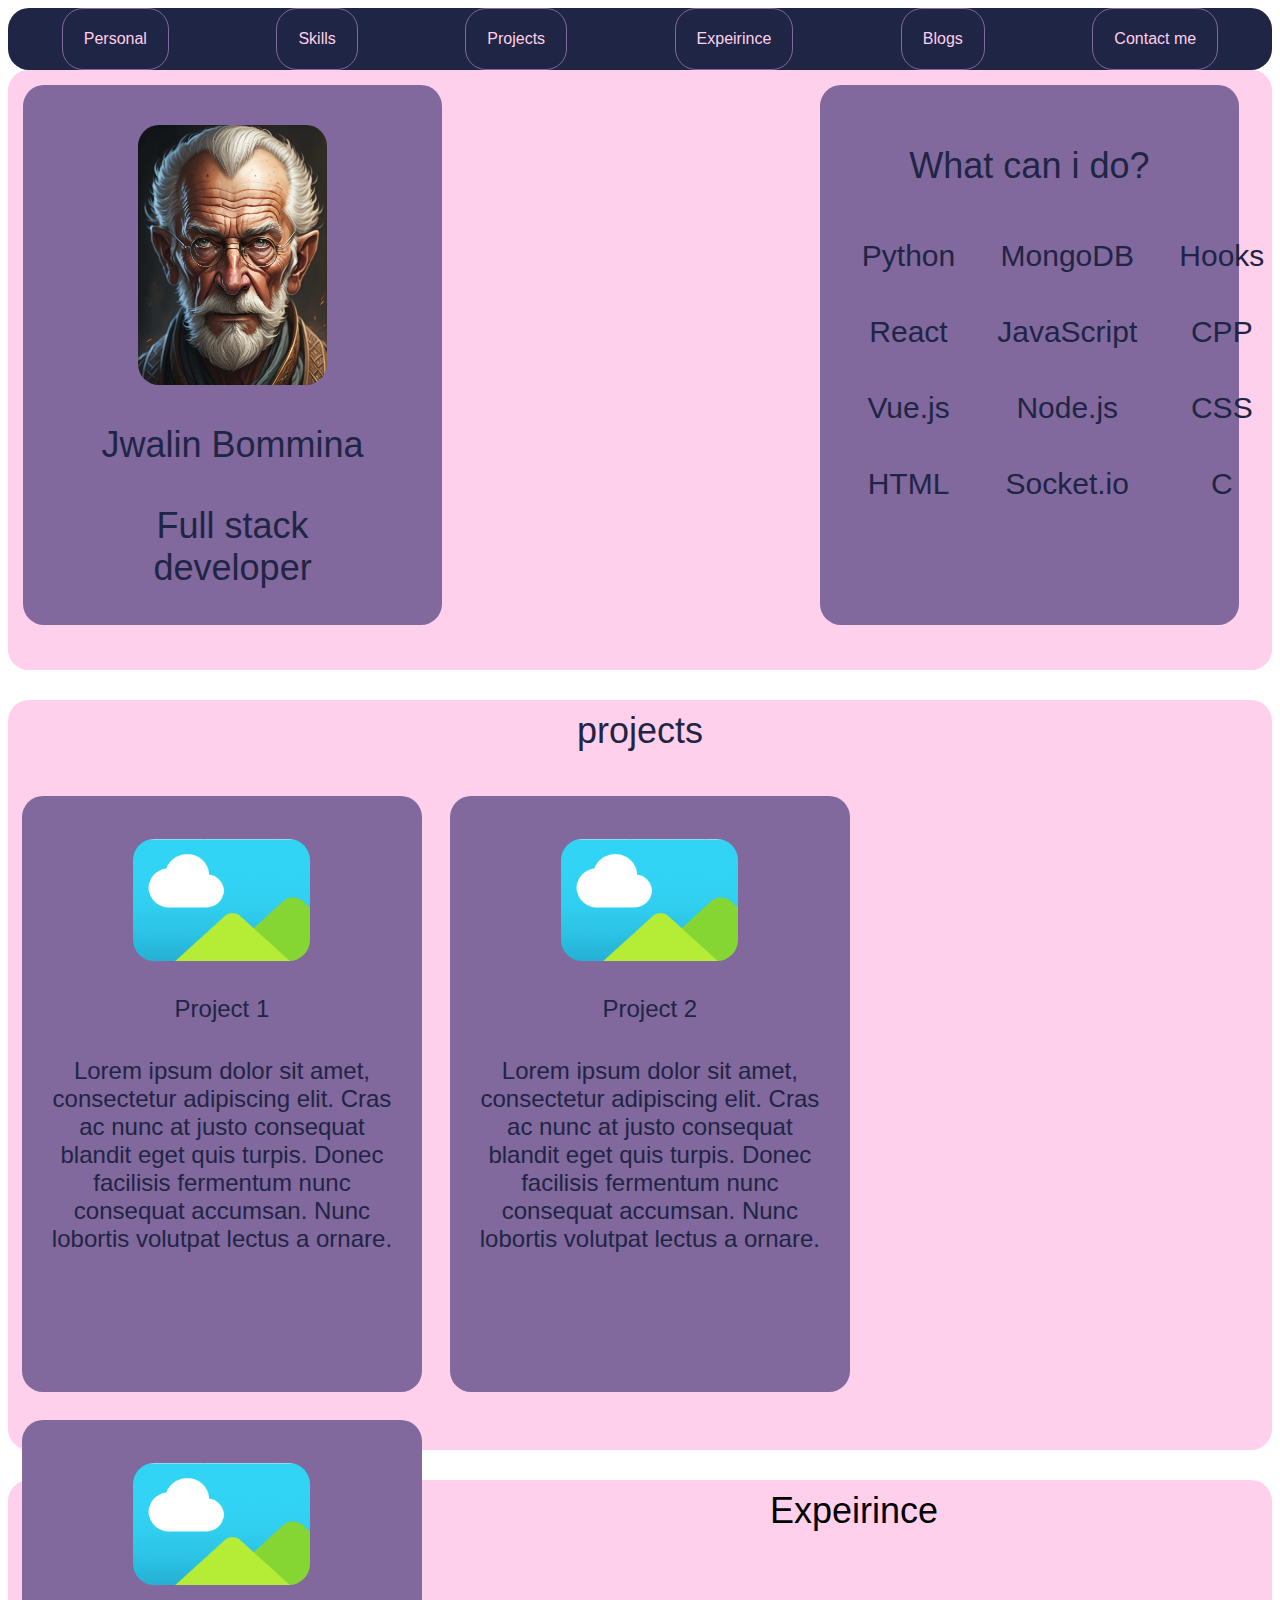
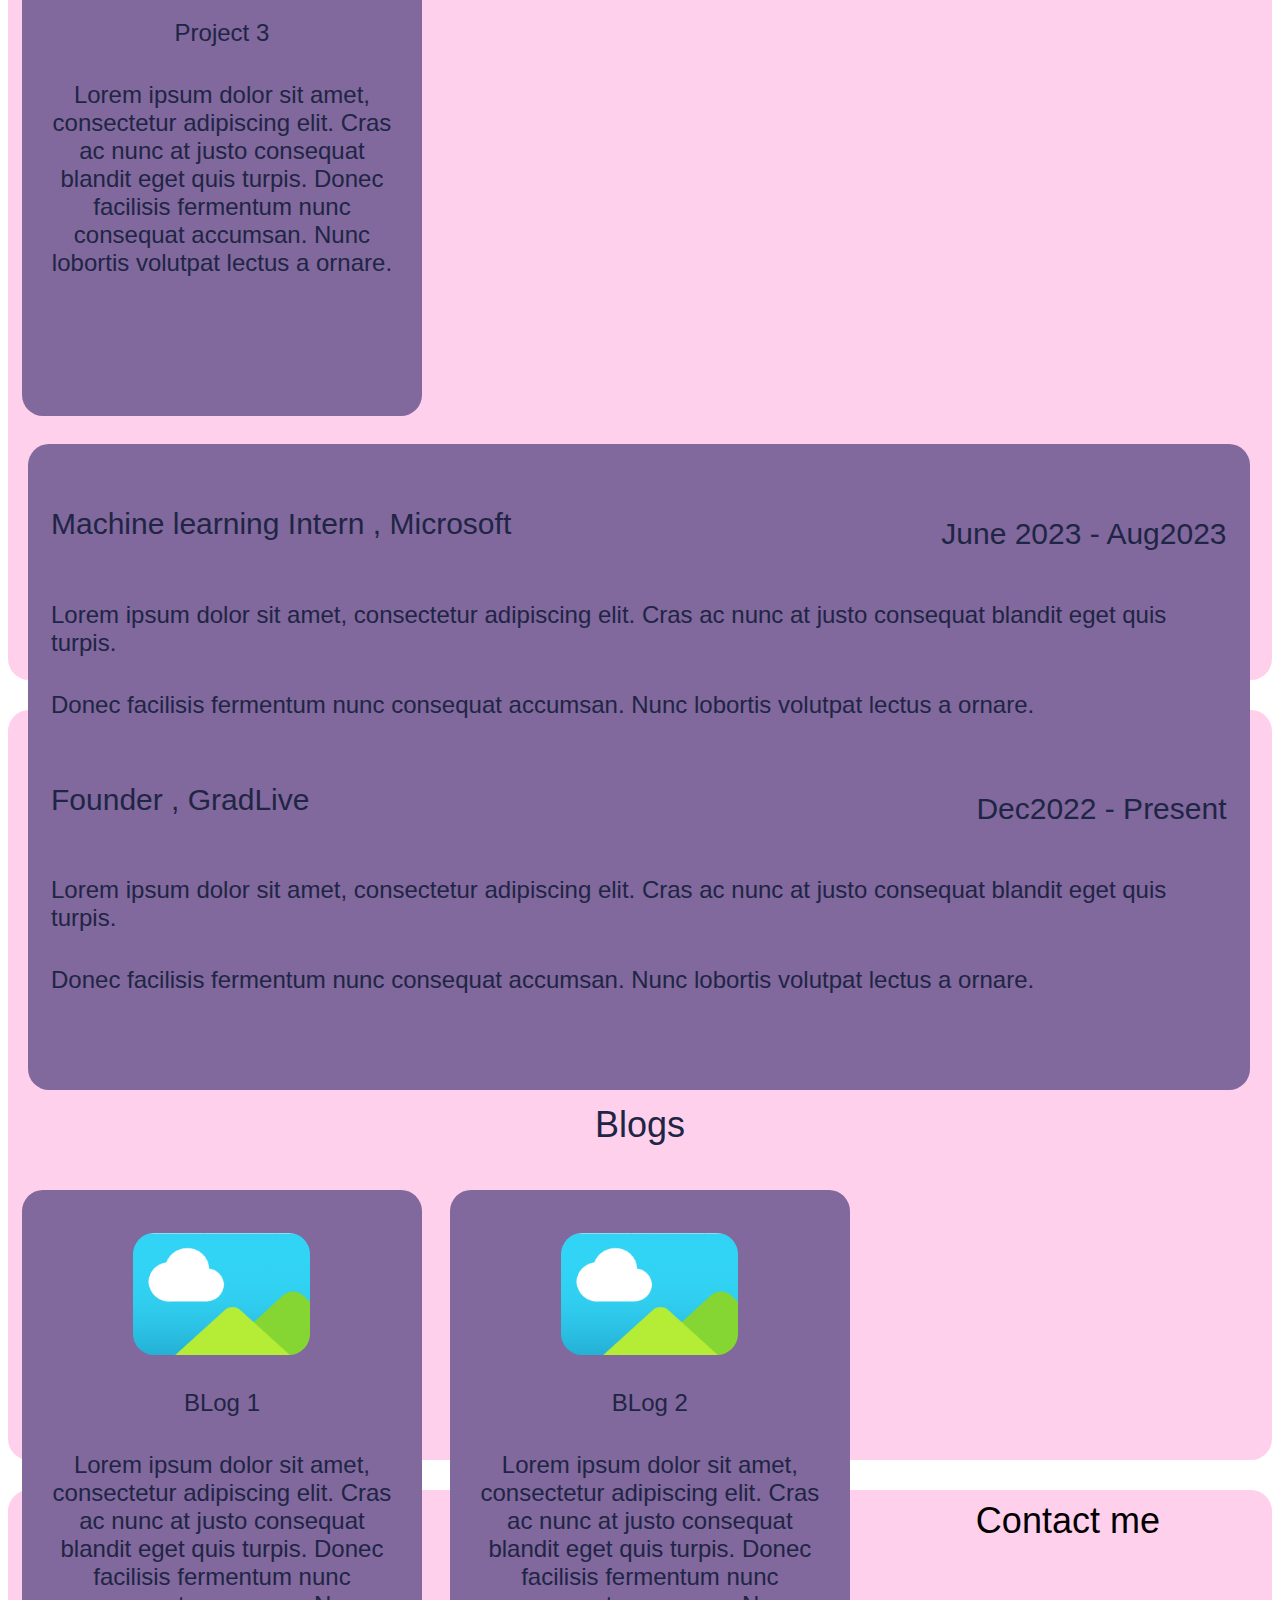
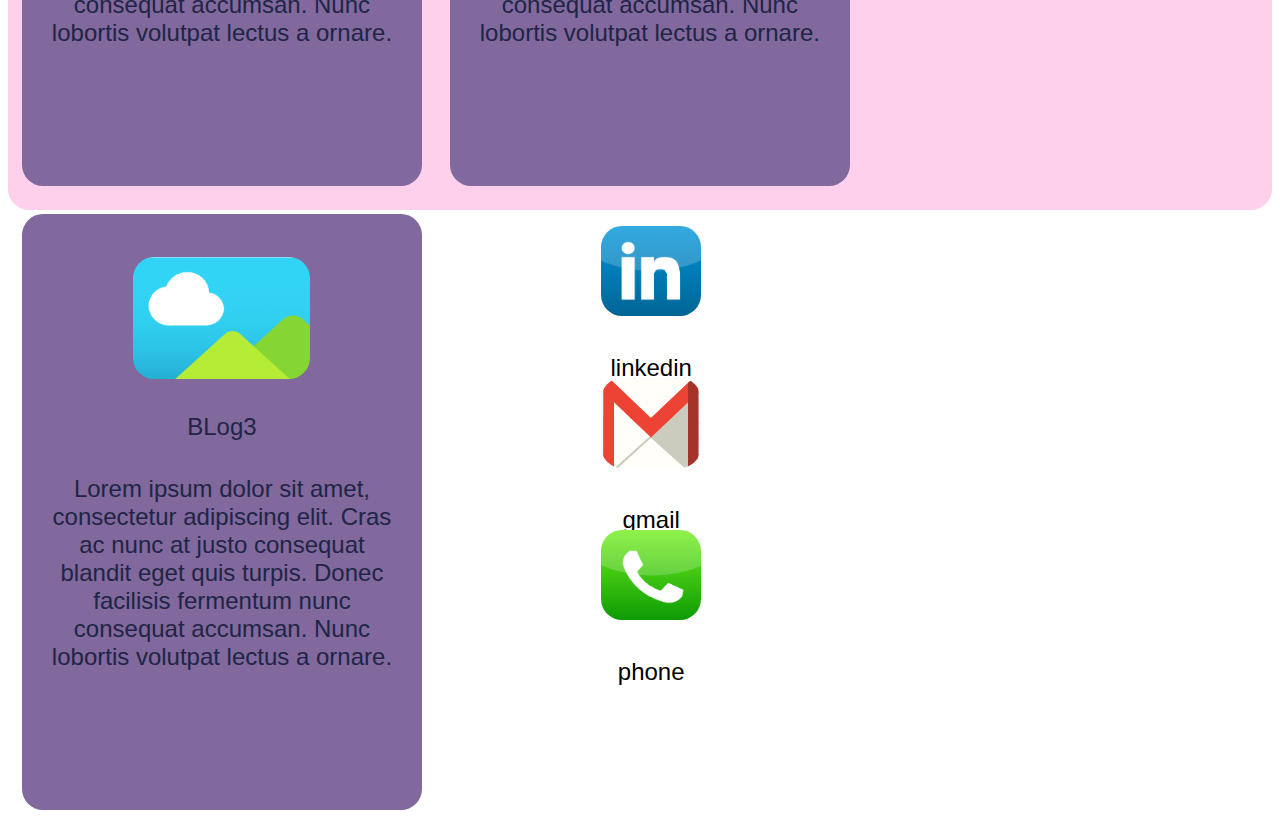
<file: Assignment2/index.html>
<!DOCTYPE html>
<html lang="en">
  <head>
    <meta charset="UTF-8" />
    <meta name="viewport" content="width=device-width, initial-scale=1.0" />
    <title>Document</title>
    <link rel="stylesheet" href="style.css" />
  </head>
  <body>
    <div class="navbar">
      <a href="#personal">Personal</a>
      <a href="#skills">Skills</a>
      <a href="#projects">Projects</a>
      <a href="#expereince">Expeirince</a>
      <a href="#blogs">Blogs</a>
      <a href="#contactme">Contact me</a>
    </div>
    <div class="consec0">
      <div class="section0" id="personal">
        <img src="image/MALE.png" alt="hi" />
        <h1>Jwalin Bommina</h1>
        <h1>Full stack developer</h1>
      </div>
      <div class="consec0">
        <div class="section1" id="skills">
          <h2>What can i do?</h2>
          <table width="100%">
            <tr>
              <td>Python</td>
              <td>MongoDB</td>
              <td>Hooks</td>
            </tr>
            <tr>
              <td>React</td>
              <td>JavaScript</td>
              <td>CPP</td>
            </tr>
            <tr>
              <td>Vue.js</td>
              <td>Node.js</td>
              <td>CSS</td>
            </tr>
            <tr>
              <td>HTML</td>
              <td>Socket.io</td>
              <td>C</td>
            </tr>
          </table>
        </div>
      </div>
    </div>
    <div class="consec2" id="projects">
      <h2>projects</h2>
      <div class="section2" id="projects">
        <img src="image/PROJECT.png" alt="reger" />
        <p>Project 1</p>
        <p>
          Lorem ipsum dolor sit amet, consectetur adipiscing elit. Cras ac nunc
          at justo consequat blandit eget quis turpis. Donec facilisis fermentum
          nunc consequat accumsan. Nunc lobortis volutpat lectus a ornare.
        </p>
      </div>
      <div class="section2" id="projects">
        <img src="image/PROJECT.png" alt="reger" />
        <p>Project 2</p>
        <p>
          Lorem ipsum dolor sit amet, consectetur adipiscing elit. Cras ac nunc
          at justo consequat blandit eget quis turpis. Donec facilisis fermentum
          nunc consequat accumsan. Nunc lobortis volutpat lectus a ornare.
        </p>
      </div>
      <div class="section2" id="projects">
        <img src="image/PROJECT.png" alt="reger" />
        <p>Project 3</p>
        <p>
          Lorem ipsum dolor sit amet, consectetur adipiscing elit. Cras ac nunc
          at justo consequat blandit eget quis turpis. Donec facilisis fermentum
          nunc consequat accumsan. Nunc lobortis volutpat lectus a ornare.
        </p>
      </div>
    </div>
    <div class="consec3" id="expereince">
      <h2>Expeirince</h2>
      <div class="section3" id="expereince">
        <h3>Machine learning Intern , Microsoft</h3>
        <h4>June 2023 - Aug2023</h4>
        <p>
          Lorem ipsum dolor sit amet, consectetur adipiscing elit. Cras ac nunc
          at justo consequat blandit eget quis turpis.
        </p>
        <p>
          Donec facilisis fermentum nunc consequat accumsan. Nunc lobortis
          volutpat lectus a ornare.
        </p>

        <h3>Founder , GradLive</h3>
        <h4>Dec2022 - Present</h4>
        <p>
          Lorem ipsum dolor sit amet, consectetur adipiscing elit. Cras ac nunc
          at justo consequat blandit eget quis turpis.
        </p>

        <p>
          Donec facilisis fermentum nunc consequat accumsan. Nunc lobortis
          volutpat lectus a ornare.
        </p>
      </div>
    </div>
    <div class="consec2" id="blogs">
      <h2>Blogs</h2>
      <div class="section2" id="blogs">
        <img src="image/PROJECT.png" alt="reger" />
        <p>BLog 1</p>
        <p>
          Lorem ipsum dolor sit amet, consectetur adipiscing elit. Cras ac nunc
          at justo consequat blandit eget quis turpis. Donec facilisis fermentum
          nunc consequat accumsan. Nunc lobortis volutpat lectus a ornare.
        </p>
      </div>
      <div class="section2" id="blogs">
        <img src="image/PROJECT.png" alt="reger" />
        <p>BLog 2</p>
        <p>
          Lorem ipsum dolor sit amet, consectetur adipiscing elit. Cras ac nunc
          at justo consequat blandit eget quis turpis. Donec facilisis fermentum
          nunc consequat accumsan. Nunc lobortis volutpat lectus a ornare.
        </p>
      </div>
      <div class="section2" id="projects">
        <img src="image/PROJECT.png" alt="reger" />
        <p>BLog3</p>
        <p>
          Lorem ipsum dolor sit amet, consectetur adipiscing elit. Cras ac nunc
          at justo consequat blandit eget quis turpis. Donec facilisis fermentum
          nunc consequat accumsan. Nunc lobortis volutpat lectus a ornare.
        </p>
      </div>
    </div>
    <div class="consec4" id="contactme">
      <h2>Contact me</h2>
      <div class="section4" id="contactme">
        <a href="#linkedin"><img src="image/L.png" alt="" /></a>
        <p>linkedin</p>
      </div>
      <div class="section4" id="contactme">
        <a href="#gmail"><img src="image/GMAIL.png" alt="" /></a>
        <p>gmail</p>
      </div>
      <div class="section4" id="contactme">
        <a href="#phone"><img src="image/PHONE.png" alt="" /></a>

        <p>phone</p>
      </div>
    </div>
  </body>
</html>
</file>
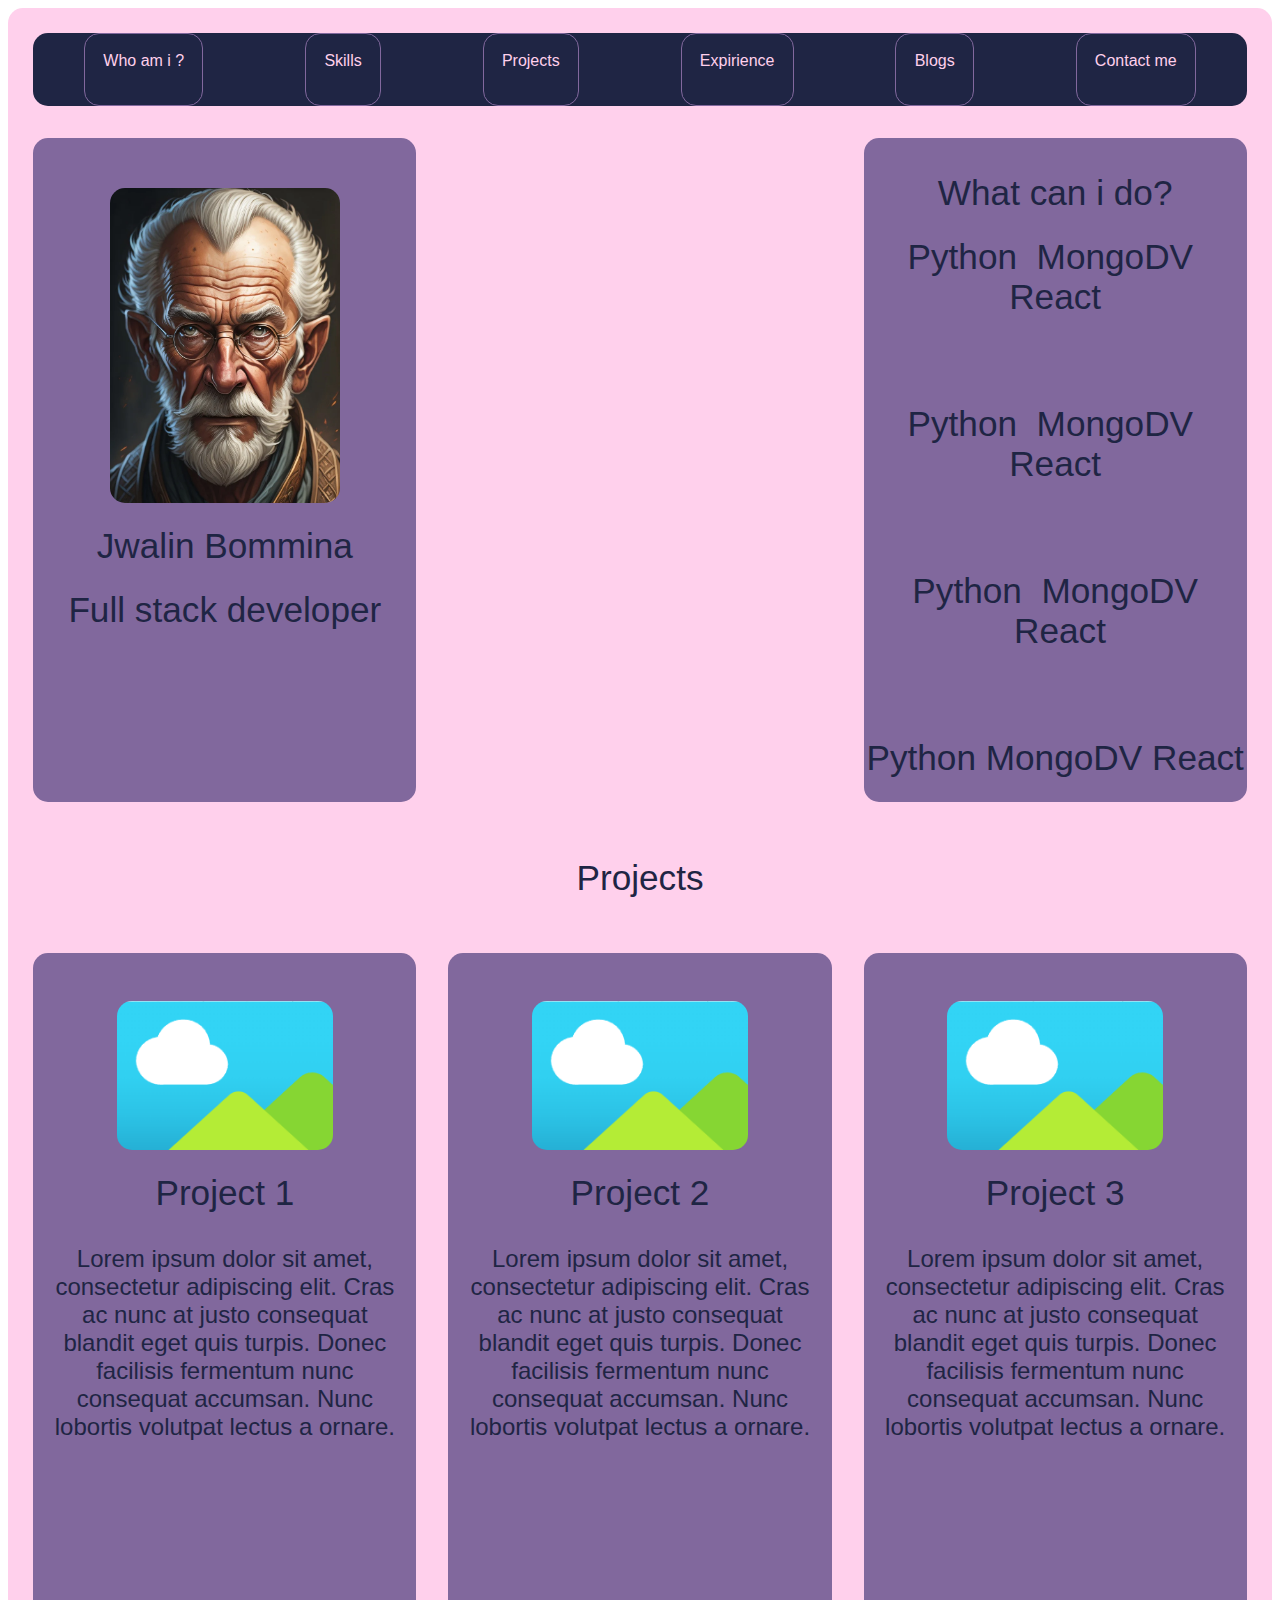
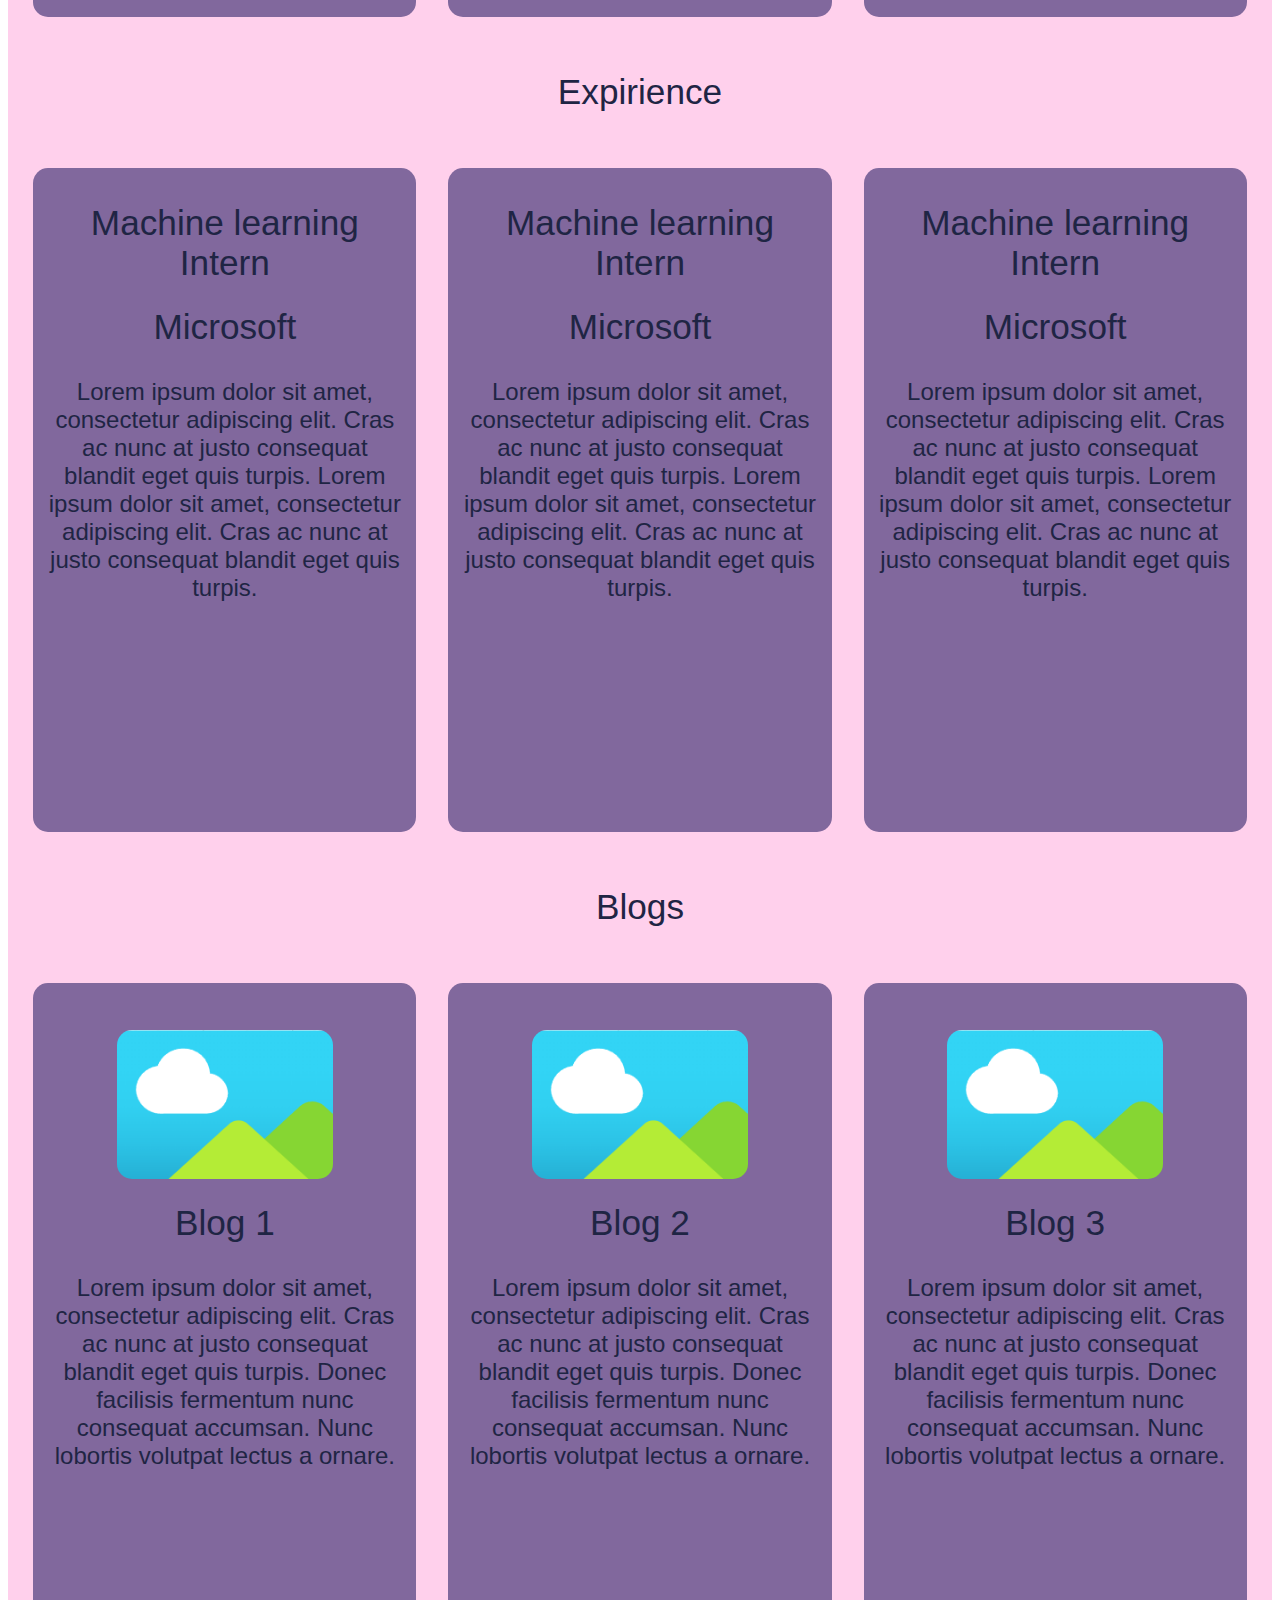
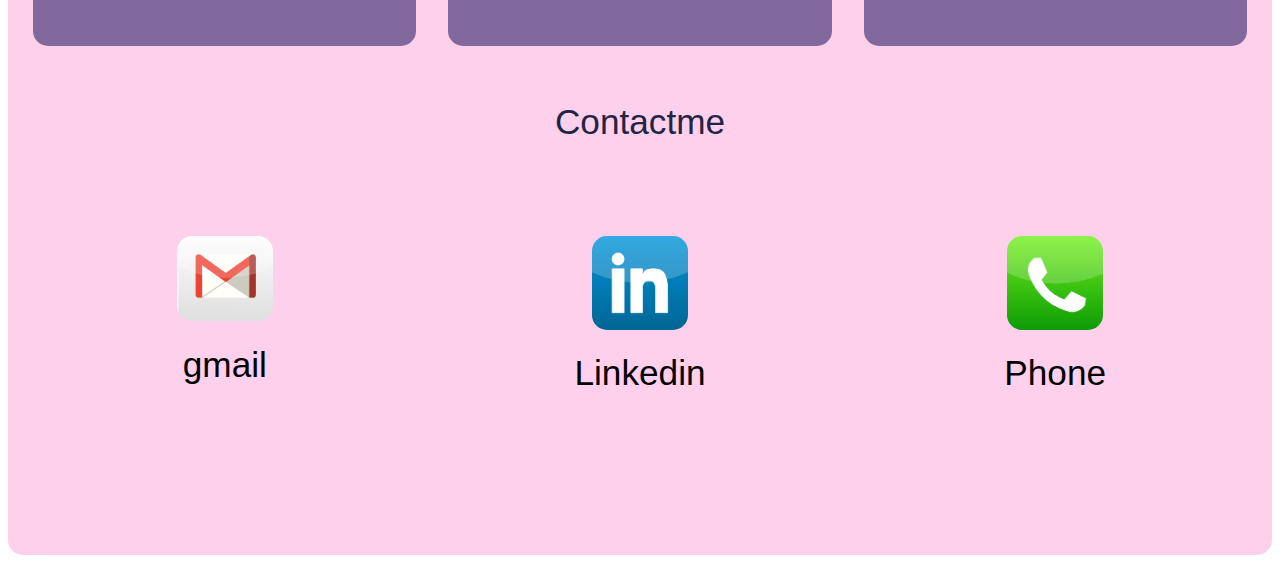
<file: Assignment3/index.html>
<!DOCTYPE html>
<html lang="en">
  <head>
    <meta charset="UTF-8" />
    <meta name="viewport" content="width=device-width, initial-scale=1.0" />
    <link rel="stylesheet" href="style.css" />
    <title>Document</title>
  </head>
  <body>
    <div class="container">
      <nav id="navbar">
        <a href="#whoami">Who am i ?</a>
        <a href="#skills">Skills</a>
        <a href="#projects">Projects</a>
        <a href="#expiriences">Expirience</a>
        <a href="#blogs">Blogs</a>
        <a href="#contactmes">Contact me</a>
      </nav>
      <div id="whoami">
        <img src="image/MALE.png" alt="hi" />
        <h1>Jwalin Bommina</h1>
        <h1>Full stack developer</h1>
      </div>
      <div id="skills">
        <h1>What can i do?</h1>
        <h1>Python&nbsp MongoDV&nbsp React</h1>
        <h1>&nbsp</h1>
        <h1>Python&nbsp MongoDV&nbsp React</h1>
        <h1>&nbsp</h1>
        <h1>Python&nbsp MongoDV &nbspReact</h1>
        <h1>&nbsp</h1>
        <h1>Python MongoDV React</h1>
      </div>
      <div id="projects">
        <h1>Projects</h1>
      </div>
      <div id="project1">
        <img src="image/PROJECT.png" alt="reger" />
        <h1>Project 1</h1>
        <p>
          Lorem ipsum dolor sit amet, consectetur adipiscing elit. Cras ac nunc
          at justo consequat blandit eget quis turpis. Donec facilisis fermentum
          nunc consequat accumsan. Nunc lobortis volutpat lectus a ornare.
        </p>
      </div>
      <div id="project2">
        <img src="image/PROJECT.png" alt="reger" />
        <h1>Project 2</h1>
        <p>
          Lorem ipsum dolor sit amet, consectetur adipiscing elit. Cras ac nunc
          at justo consequat blandit eget quis turpis. Donec facilisis fermentum
          nunc consequat accumsan. Nunc lobortis volutpat lectus a ornare.
        </p>
      </div>
      <div id="project3">
        <img src="image/PROJECT.png" alt="reger" />
        <h1>Project 3</h1>
        <p>
          Lorem ipsum dolor sit amet, consectetur adipiscing elit. Cras ac nunc
          at justo consequat blandit eget quis turpis. Donec facilisis fermentum
          nunc consequat accumsan. Nunc lobortis volutpat lectus a ornare.
        </p>
      </div>
      <div id="expiriences">
        <h1>Expirience</h1>
      </div>
      <div id="expirience1">
        <h1>Machine learning Intern</h1>
        <h1>Microsoft</h1>
        <p>
          Lorem ipsum dolor sit amet, consectetur adipiscing elit. Cras ac nunc
          at justo consequat blandit eget quis turpis. Lorem ipsum dolor sit
          amet, consectetur adipiscing elit. Cras ac nunc at justo consequat
          blandit eget quis turpis.
        </p>
      </div>
      <div id="expirience2">
        <h1>Machine learning Intern</h1>
        <h1>Microsoft</h1>
        <p>
          Lorem ipsum dolor sit amet, consectetur adipiscing elit. Cras ac nunc
          at justo consequat blandit eget quis turpis. Lorem ipsum dolor sit
          amet, consectetur adipiscing elit. Cras ac nunc at justo consequat
          blandit eget quis turpis.
        </p>
      </div>
      <div id="expirience3">
        <h1>Machine learning Intern</h1>
        <h1>Microsoft</h1>
        <p>
          Lorem ipsum dolor sit amet, consectetur adipiscing elit. Cras ac nunc
          at justo consequat blandit eget quis turpis. Lorem ipsum dolor sit
          amet, consectetur adipiscing elit. Cras ac nunc at justo consequat
          blandit eget quis turpis.
        </p>
      </div>
      <div id="blogs">
        <h1>Blogs</h1>
      </div>
      <div id="blog1">
        <img src="image/PROJECT.png" alt="reger" />
        <h1>Blog 1</h1>
        <p>
          Lorem ipsum dolor sit amet, consectetur adipiscing elit. Cras ac nunc
          at justo consequat blandit eget quis turpis. Donec facilisis fermentum
          nunc consequat accumsan. Nunc lobortis volutpat lectus a ornare.
        </p>
      </div>
      <div id="blog2">
        <img src="image/PROJECT.png" alt="reger" />
        <h1>Blog 2</h1>
        <p>
          Lorem ipsum dolor sit amet, consectetur adipiscing elit. Cras ac nunc
          at justo consequat blandit eget quis turpis. Donec facilisis fermentum
          nunc consequat accumsan. Nunc lobortis volutpat lectus a ornare.
        </p>
      </div>
      <div id="blog3">
        <img src="image/PROJECT.png" alt="reger" />
        <h1>Blog 3</h1>
        <p>
          Lorem ipsum dolor sit amet, consectetur adipiscing elit. Cras ac nunc
          at justo consequat blandit eget quis turpis. Donec facilisis fermentum
          nunc consequat accumsan. Nunc lobortis volutpat lectus a ornare.
        </p>
      </div>
      <div id="contactmes">
        <h1>Contactme</h1>
      </div>
      <div id="contactme1">
        <img src="image/GMAIL.png" alt="" />
        <h1>gmail</h1>
      </div>
      <div id="contactme2">
        <img src="image/L.png" alt="" />
        <h1>Linkedin</h1>
      </div>
      <div id="contactme3">
        <img src="image/PHONE.png" alt="" />
        <h1>Phone</h1>
      </div>
    </div>
  </body>
</html>
</file>
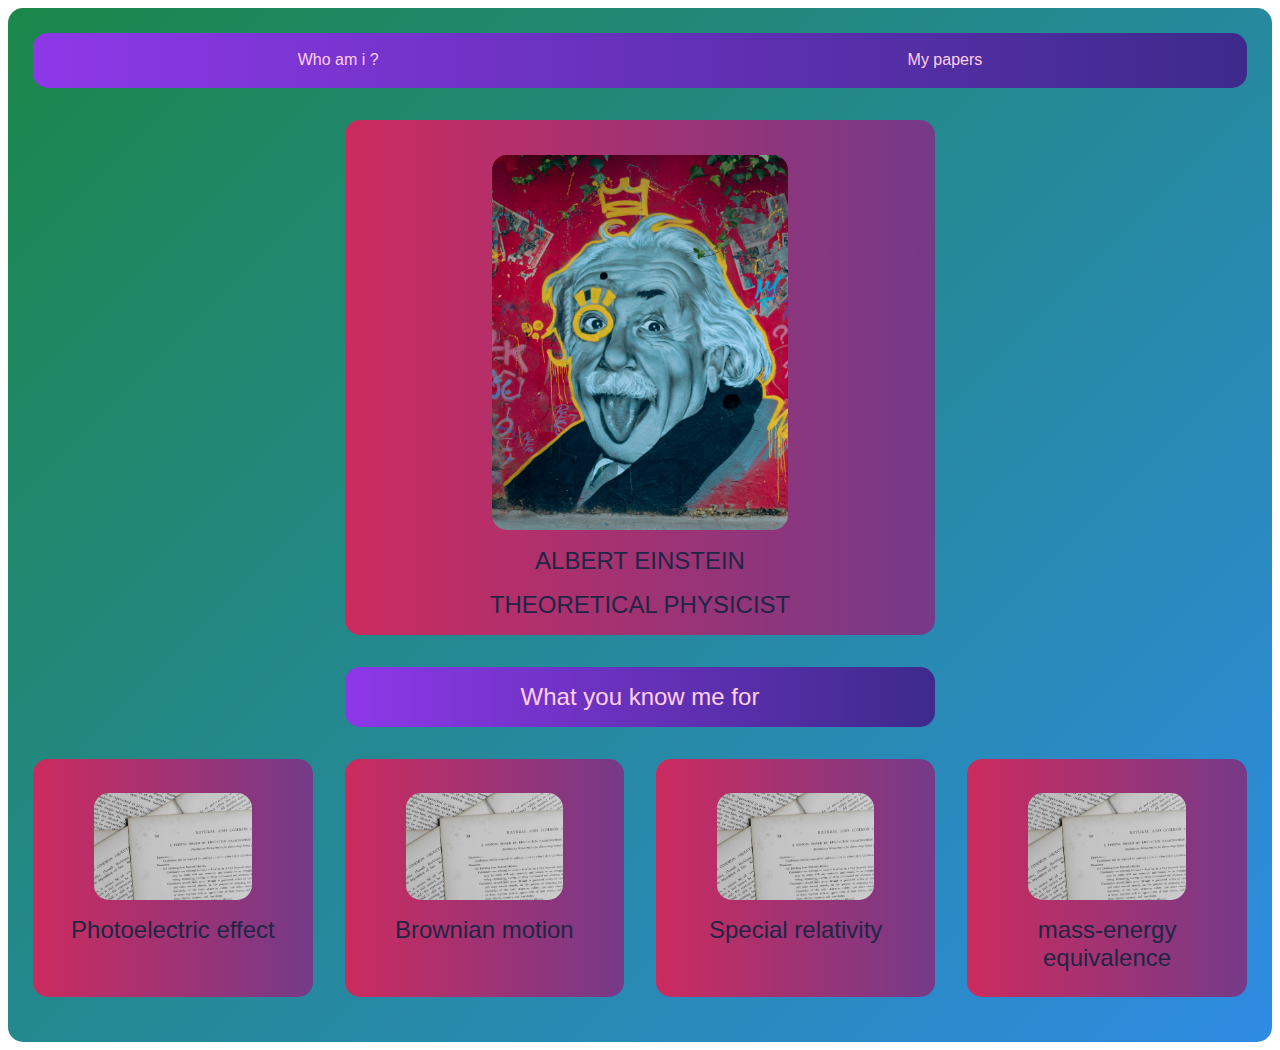
<file: Midterm/index.html>
<!DOCTYPE html>
<html lang="en">
  <head>
    <meta charset="UTF-8" />
    <meta name="viewport" content="width=device-width, initial-scale=1.0" />
    <link rel="stylesheet" href="style.css" />
    <title>Document</title>
  </head>
  <body>
    <div class="container">
      <div id="navbar">
        <a href="#emc2">Who am i ?</a>
        <a href="#paper">My papers</a>
      </div>
      <div id="emc2">
        <img src="image/1.jpg" alt="hi" />
        <h1>ALBERT EINSTEIN</h1>
        <h1>THEORETICAL PHYSICIST</h1>
      </div>
      <div id="paper">
        <h1>What you know me for</h1>
      </div>
      <div id="paper1">
        <a href="paper1.html"> <img src="image/3.jpg" alt="reger" /></a>

        <h1>Photoelectric effect</h1>
      </div>
      <div id="paper2">
        <a href="paper2.html"><img src="image/3.jpg" alt="reger" /> </a>

        <h1>Brownian motion</h1>
      </div>
      <div id="paper3">
        <a href="paper3.html"><img src="image/3.jpg" alt="reger" /></a>

        <h1>Special relativity</h1>
      </div>
      <div id="paper4">
        <a href="paper4.html"><img src="image/3.jpg" alt="reger" /></a>

        <h1>mass-energy equivalence</h1>
      </div>
    </div>
  </body>
</html>
</file>
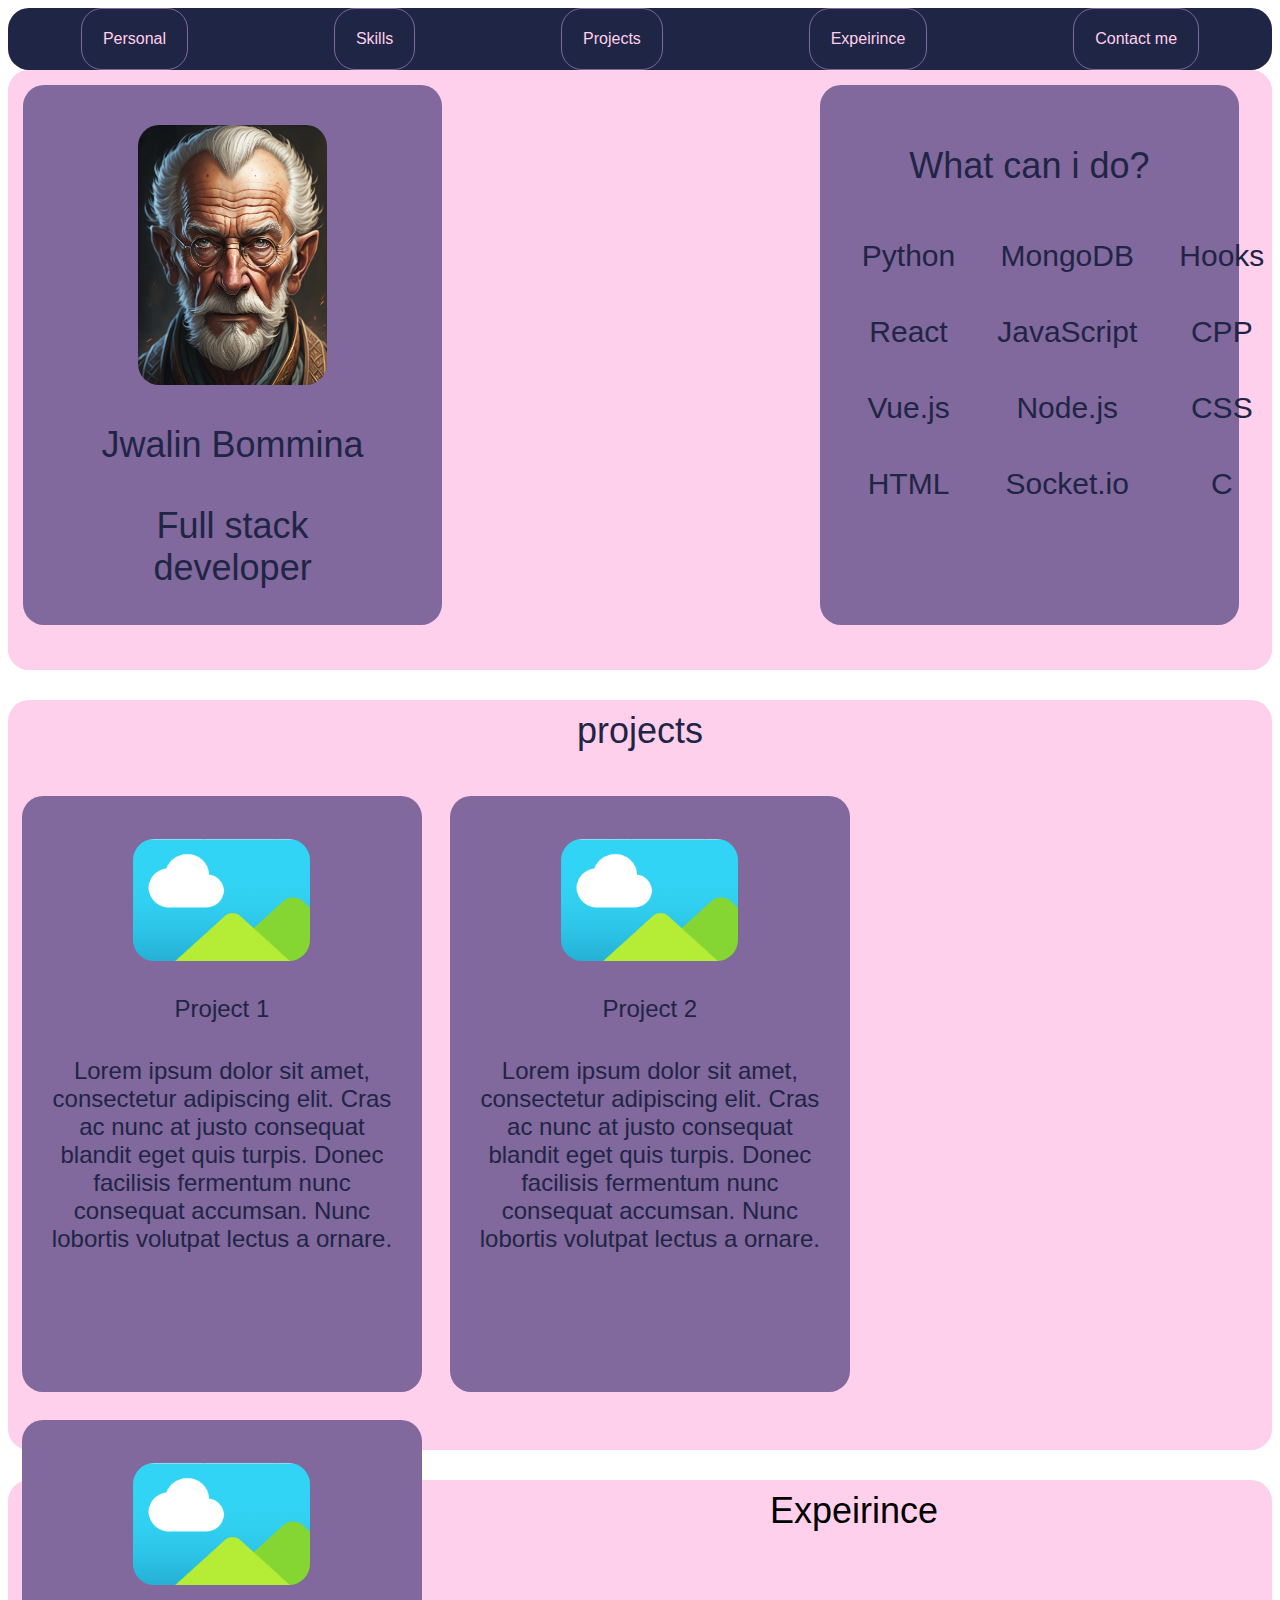
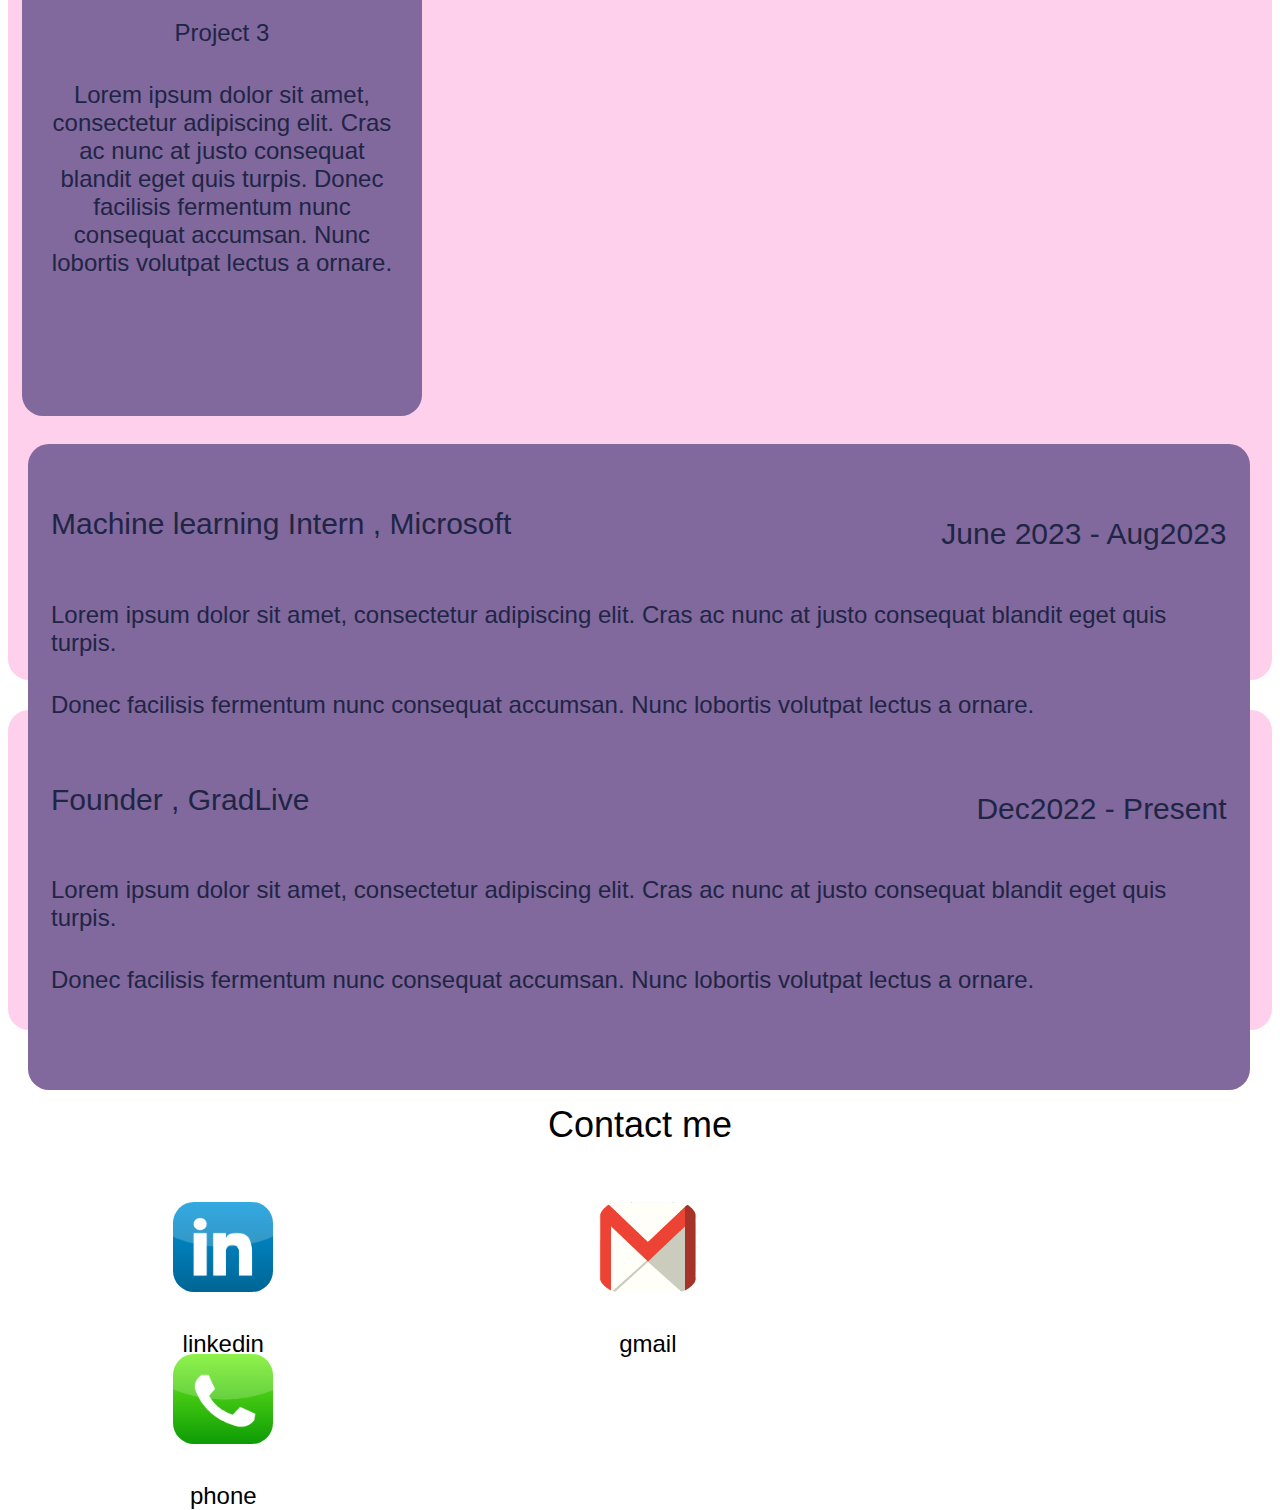
<file: Assignment2/Assignment2.html>
<!DOCTYPE html>
<html lang="en">
  <head>
    <meta charset="UTF-8" />
    <meta name="viewport" content="width=device-width, initial-scale=1.0" />
    <title>Document</title>
    <link rel="stylesheet" href="style.css" />
  </head>
  <body>
    <div class="navbar">
      <a href="#personal">Personal</a>
      <a href="#skills">Skills</a>
      <a href="#projects">Projects</a>
      <a href="#expereince">Expeirince</a>
      <a href="#contactme">Contact me</a>
    </div>
    <div class="consec0">
      <div class="section0" id="personal">
        <img src="image/MALE.png" alt="hi" />
        <h1>Jwalin Bommina</h1>
        <h1>Full stack developer</h1>
      </div>
      <div class="consec0">
        <div class="section1" id="skills">
          <h2>What can i do?</h2>
          <table width="100%">
            <tr>
              <td>Python</td>
              <td>MongoDB</td>
              <td>Hooks</td>
            </tr>
            <tr>
              <td>React</td>
              <td>JavaScript</td>
              <td>CPP</td>
            </tr>
            <tr>
              <td>Vue.js</td>
              <td>Node.js</td>
              <td>CSS</td>
            </tr>
            <tr>
              <td>HTML</td>
              <td>Socket.io</td>
              <td>C</td>
            </tr>
          </table>
        </div>
      </div>
    </div>
    <div class="consec2" id="projects">
      <h2>projects</h2>
      <div class="section2" id="projects">
        <img src="image/PROJECT.png" alt="reger" />
        <p>Project 1</p>
        <p>
          Lorem ipsum dolor sit amet, consectetur adipiscing elit. Cras ac nunc
          at justo consequat blandit eget quis turpis. Donec facilisis fermentum
          nunc consequat accumsan. Nunc lobortis volutpat lectus a ornare.
        </p>
      </div>
      <div class="section2" id="projects">
        <img src="image/PROJECT.png" alt="reger" />
        <p>Project 2</p>
        <p>
          Lorem ipsum dolor sit amet, consectetur adipiscing elit. Cras ac nunc
          at justo consequat blandit eget quis turpis. Donec facilisis fermentum
          nunc consequat accumsan. Nunc lobortis volutpat lectus a ornare.
        </p>
      </div>
      <div class="section2" id="projects">
        <img src="image/PROJECT.png" alt="reger" />
        <p>Project 3</p>
        <p>
          Lorem ipsum dolor sit amet, consectetur adipiscing elit. Cras ac nunc
          at justo consequat blandit eget quis turpis. Donec facilisis fermentum
          nunc consequat accumsan. Nunc lobortis volutpat lectus a ornare.
        </p>
      </div>
    </div>
    <div class="consec3" id="expereince">
      <h2>Expeirince</h2>
      <div class="section3" id="expereince">
        <h3>Machine learning Intern , Microsoft</h3>
        <h4>June 2023 - Aug2023</h4>
        <p>
          Lorem ipsum dolor sit amet, consectetur adipiscing elit. Cras ac nunc
          at justo consequat blandit eget quis turpis.
        </p>
        <p>
          Donec facilisis fermentum nunc consequat accumsan. Nunc lobortis
          volutpat lectus a ornare.
        </p>

        <h3>Founder , GradLive</h3>
        <h4>Dec2022 - Present</h4>
        <p>
          Lorem ipsum dolor sit amet, consectetur adipiscing elit. Cras ac nunc
          at justo consequat blandit eget quis turpis.
        </p>

        <p>
          Donec facilisis fermentum nunc consequat accumsan. Nunc lobortis
          volutpat lectus a ornare.
        </p>
      </div>
    </div>
    <div class="consec4" id="contactme">
      <h2>Contact me</h2>
      <div class="section4" id="contactme">
        <a href="#linkedin"><img src="image/L.png" alt="" /></a>
        <p>linkedin</p>
      </div>
      <div class="section4" id="contactme">
        <a href="#gmail"><img src="image/GMAIL.png" alt="" /></a>
        <p>gmail</p>
      </div>
      <div class="section4" id="contactme">
        <a href="#phone"><img src="image/PHONE.png" alt="" /></a>

        <p>phone</p>
      </div>
    </div>
  </body>
</html>
</file>
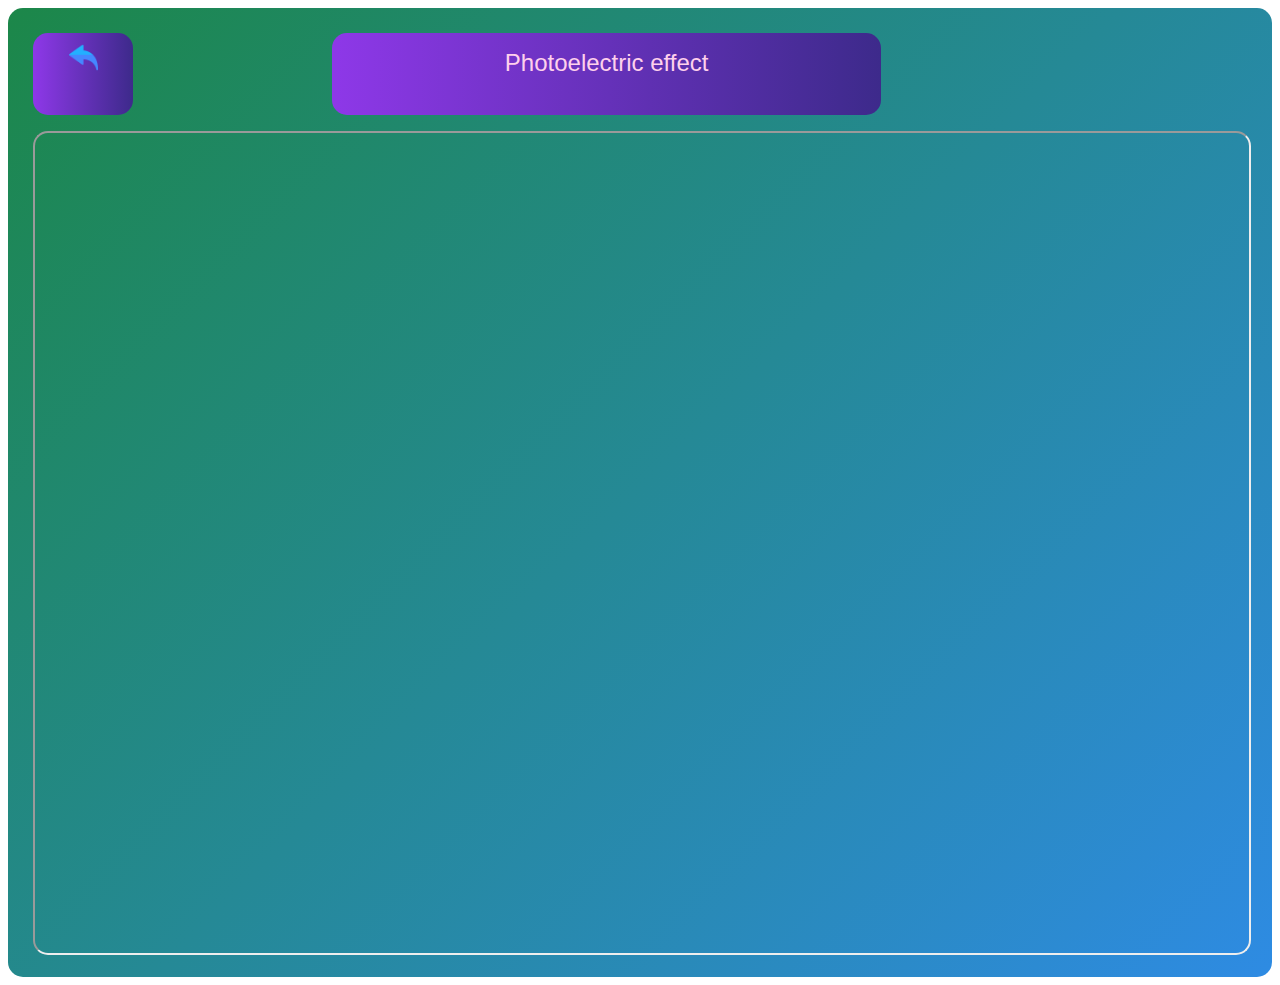
<file: Midterm/paper1.html>
<!DOCTYPE html>
<html lang="en">
  <head>
    <meta charset="UTF-8" />
    <meta name="viewport" content="width=device-width, initial-scale=1.0" />
    <link rel="stylesheet" href="style.css" />
    <title>Document</title>
  </head>
  <body>
    <div class="container2">
      <div id="navbar">
        <a href="index.html"><img src="image/back.png" alt="" /></a>
      </div>

      <div id="paper"><h1>Photoelectric effect</h1></div>
      <div id="obj">
        <iframe src="https://astro1.panet.utoledo.edu/~ljc/PE_eng.pdf"></iframe>
      </div>
    </div>
  </body>
</html>
</file>
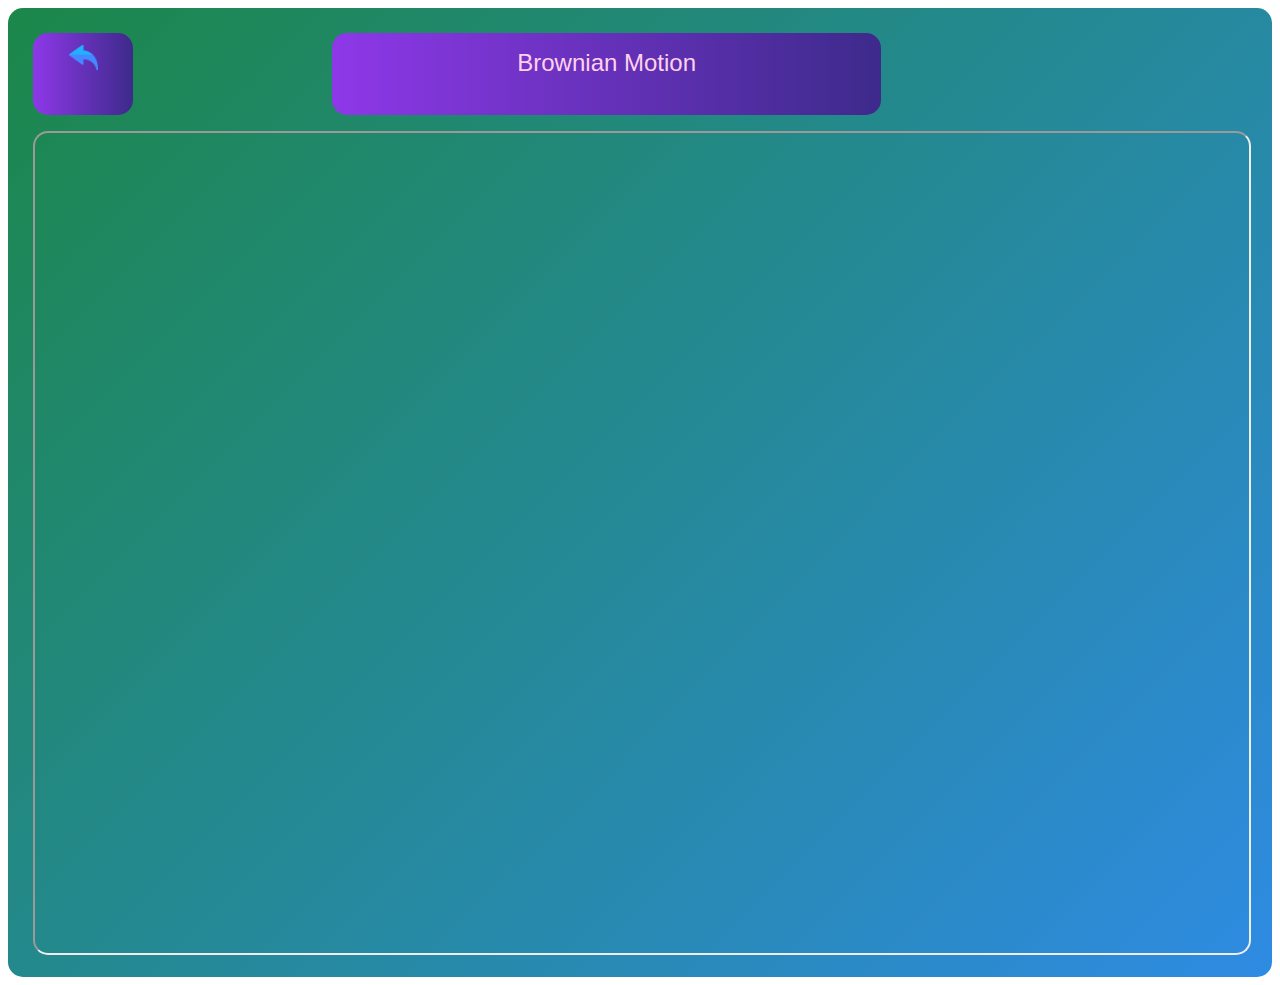
<file: Midterm/paper2.html>
<!DOCTYPE html>
<html lang="en">
  <head>
    <meta charset="UTF-8" />
    <meta name="viewport" content="width=device-width, initial-scale=1.0" />
    <link rel="stylesheet" href="style.css" />
    <title>Document</title>
  </head>
  <body>
    <div class="container2">
      <div id="navbar">
        <a href="index.html"><img src="image/back.png" alt="" /></a>
      </div>

      <div id="paper"><h1>Brownian Motion</h1></div>
      <div id="obj">
        <iframe
          src="https://www2.math.uconn.edu/~gordina/Einstein_Brownian1905.pdf"
        ></iframe>
      </div>
    </div>
  </body>
</html>
</file>
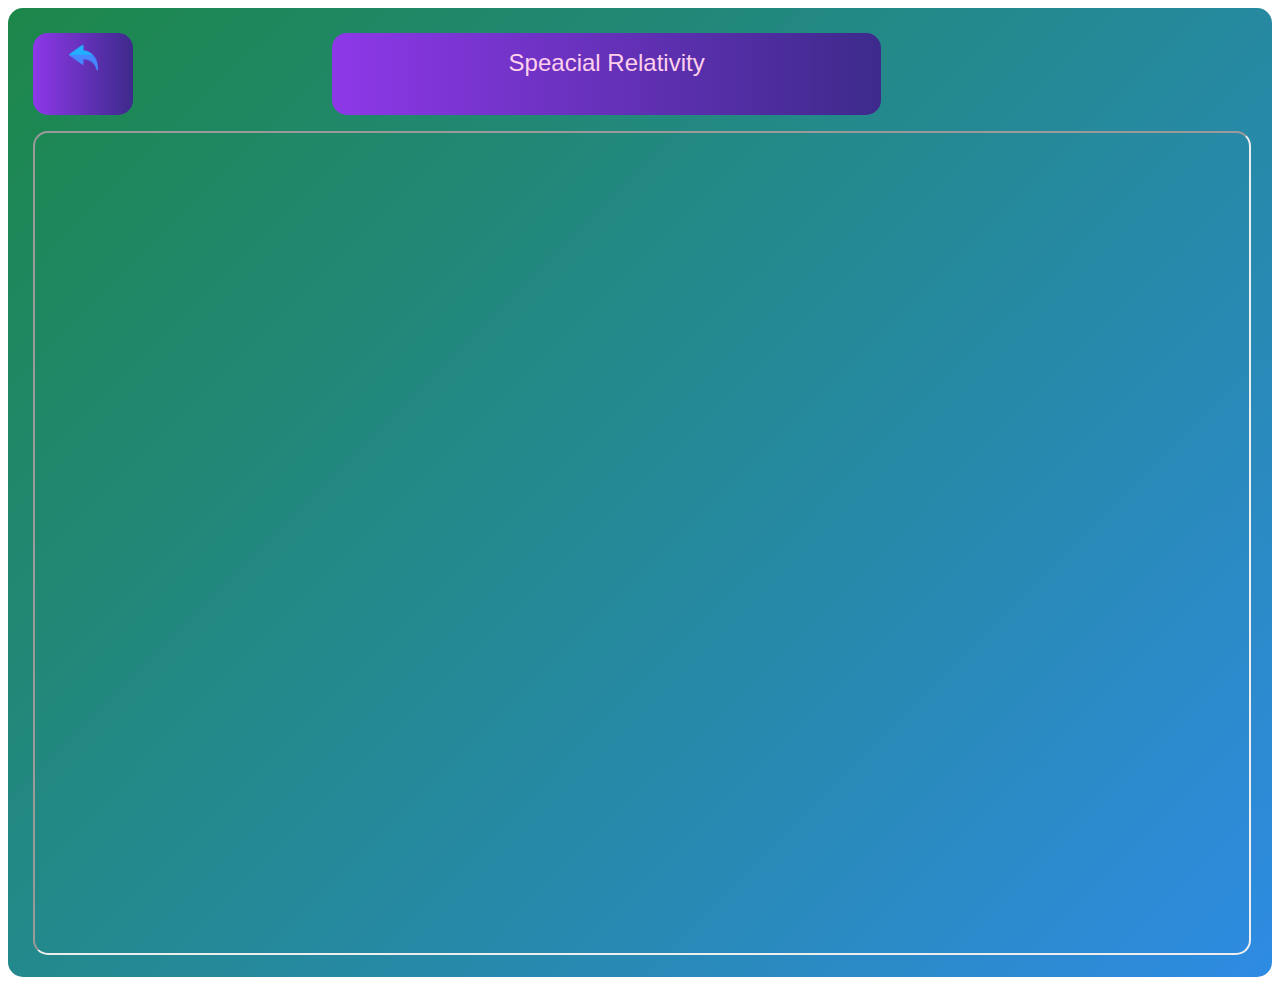
<file: Midterm/paper3.html>
<!DOCTYPE html>
<html lang="en">
  <head>
    <meta charset="UTF-8" />
    <meta name="viewport" content="width=device-width, initial-scale=1.0" />
    <link rel="stylesheet" href="style.css" />
    <title>Document</title>
  </head>
  <body>
    <div class="container2">
      <div id="navbar"><a href="index.html"><img src="image/back.png" alt=""></a></div>
      <div id="paper"><h1>Speacial Relativity</h1></div>
      <div id="obj"><iframe
        src="https://www.fourmilab.ch/etexts/einstein/E_mc2/e_mc2.pdf"
      ></iframe></div>
        
      </div>
    </div>
  </body>
</html>
</file>
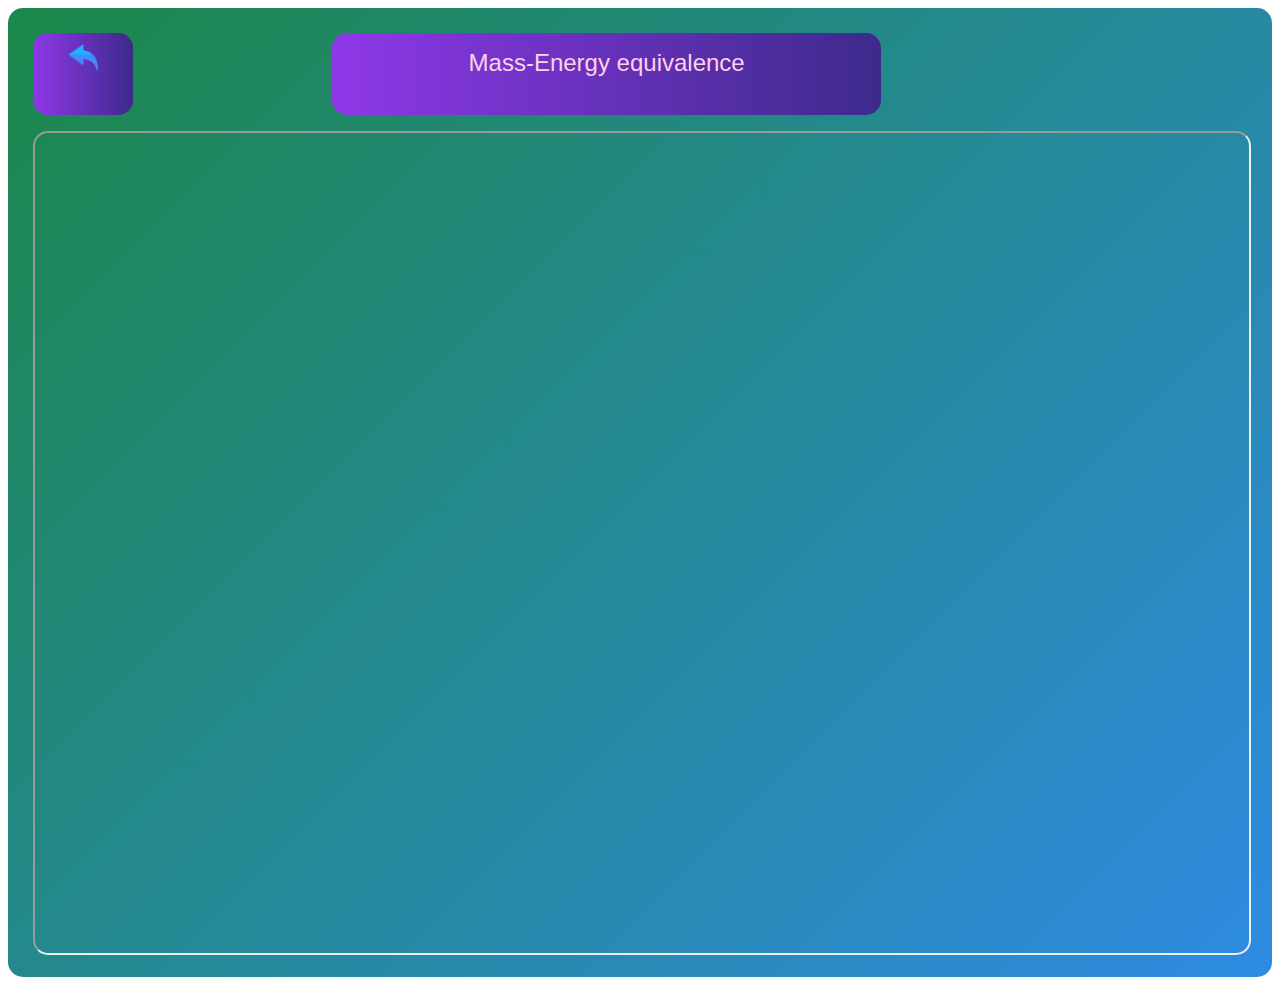
<file: Midterm/paper4.html>
<!DOCTYPE html>
<html lang="en">
  <head>
    <meta charset="UTF-8" />
    <meta name="viewport" content="width=device-width, initial-scale=1.0" />
    <link rel="stylesheet" href="style.css" />
    <title>Document</title>
  </head>
  <body>
    <div class="container2">
      <div id="navbar">
        <div id="navbar">
          <a href="index.html"><img src="image/back.png" alt="" /></a>
        </div>
      </div>

      <div id="paper"><h1>Mass-Energy equivalence</h1></div>
      <div id="obj">
        <iframe
          src="https://www.fourmilab.ch/etexts/einstein/specrel/specrel.pdf"
        ></iframe>
      </div>
    </div>
  </body>
</html>
</file>
<file: Assignment2/style.css>
html {
  scroll-behavior: smooth;
}
h1 {
  margin: 39px;
  font-size: 36px;
  font-weight: normal;
}
h2 {
  font-size: 36px;
  padding-top: 10px;
  font-weight: normal;
  text-align: center;
}
h3 {
  display: inline;
  font-size: 30px;
  padding-top: 10px;
  font-weight: normal;
  float: left;
}
h4 {
  display: inline;
  font-size: 30px;
  padding-top: 10px;
  font-weight: normal;
  float: right;
}
p {
  clear: both;
  font-size: x-large;
  padding-top: 10px;
}
body {
  font-family: "Lucida Sans", "Lucida Sans Regular", "Lucida Grande",
    "Lucida Sans Unicode", Geneva, Verdana, sans-serif;
}
th,
td {
  width: 150px;
  text-align: center;
  font-size: 30px;
  padding: 20px;
  margin: 20px;
}
.navbar {
  display: flex;
  justify-content: space-around;
  background-color: #1f2544;
  overflow: hidden;
  border-radius: 21px;
}
.navbar a {
  padding: 21px;
  color: #ffd0ec;
  text-decoration: none;
  transition-duration: 2s;
  border-radius: 15px;
  border: 1px solid #81689d;
  border-radius: 21px;
}
.navbar a:hover {
  background-color: #ffd0ec;
  color: #1f2544;
  border-radius: 21px;
}
.consec0 {
  background-color: #ffd0ec;
  height: 600px;
  border-radius: 21px;
}
.section0 {
  float: left;
  height: 500px;
  width: 30%;
  padding: 20px;
  margin: 15px;
  background-color: #81689d;
  color: #1f2544;
  text-align: center;
  border-radius: 21px;
}
.section0 img {
  display: block;
  margin-right: auto;
  margin-left: auto;
  margin-top: 20px;
  width: 50%;
  border-radius: 21px;
}
.section1 {
  float: right;
  height: 500px;
  width: 30%;
  padding: 20px;
  margin: 15px;
  margin-right: 33px;
  background-color: #81689d;
  color: #1f2544;
  text-align: left;
  border-radius: 21px;
}

.consec2 {
  background-color: #ffd0ec;
  height: 750px;
  color: #1f2544;
  border-radius: 21px;
}
.section2 {
  float: left;
  height: 550px;
  width: 28%;
  padding: 23px;
  margin: 14px;
  background-color: #81689d;
  color: #1f2544;
  text-align: center;
  border-radius: 21px;
}
.section2 img {
  display: block;
  margin-right: auto;
  margin-left: auto;
  margin-top: 20px;
  width: 50%;
  border-radius: 21px;
}
.consec3 {
  background-color: #ffd0ec;
  height: 800px;
  border-radius: 21px;
}
.section3 {
  float: left;
  height: 600px;
  width: 93%;
  padding: 23px;
  margin: 14px;
  margin-left: 20px;
  background-color: #81689d;
  color: #1f2544;
  border-radius: 21px;
}
.consec4 {
  background-color: #ffd0ec;
  height: 320px;
  border-radius: 21px;
}
.section4 {
  float: left;
  height: 100px;
  width: 29%;
  padding: 12px;
  margin: 14px;
  margin-left: 20px;
  text-align: center;
  border-radius: 21px;
}
.section4 img {
  height: 90px;
  width: 100px;
  border-radius: 27px;
  border-radius: 21px;
}
</file>
<file: Assignment3/style.css>
html {
  scroll-behavior: smooth;
}
h1 {
  font-size: 220%;
  font-weight: normal;
  text-align: center;
}
h3 {
  display: inline;
  font-size: 180%;
  padding-top: 2%;
  font-weight: normal;
  float: left;
}
h4 {
  display: inline;
  font-size: 180%;
  padding-top: 2%;
  font-weight: normal;
  float: right;
}
h5 {
  clear: both;
  font-size: 150%;
  padding-top: 2%;
  text-align: center;
}
p {
  clear: both;
  font-size: 150%;
  padding-top: 2%;
  text-align: center;
}

:root {
  --pink: #ffd0ec;
  --bg: #81689d;
  --dark: #1f2544;
}
body {
  font-family: "Lucida Sans", "Lucida Sans Regular", "Lucida Grande",
    "Lucida Sans Unicode", Geneva, Verdana, sans-serif;
}

.container {
  display: grid;
  grid-template-columns: 1fr 1fr 1fr;
  grid-template-rows: 0.11fr 1fr 0.11fr 1fr 0.11fr 1fr 0.11fr 1fr 0.11fr 0.5fr;
  grid-template-areas:
    "navbar navbar navbar"
    "whoami . skills"
    ". projects ."
    "project1 project2 project3"
    ". expiriences ."
    "expirience1 expirience2 expirience3"
    ". blogs."
    "blog1 blog2 blog3"
    ". contactmes ."
    "contactme1 contactme2 contactme3";
  height: 100%;
  grid-gap: 2rem;
  grid-column-gap: 2rem;
  background-color: var(--pink);
  border-radius: 15px;
  padding: 2%;
}
#navbar {
  display: flex;
  flex-flow: row wrap;
  justify-content: space-around;
  background-color: var(--dark);
  grid-area: navbar;
  border-radius: 15px;
}
#navbar a {
  border: 1px solid var(--bg);
  border-radius: 15px;
  color: var(--pink);
  padding: 1.5%;
  text-decoration: none;
  font-size: 16px;
  transition-duration: 1s;
}
#navbar a:hover {
  background-color: var(--pink);
  color: var(--dark);
  border-radius: 1px;
}

#whoami {
  grid-area: whoami;
  background-color: var(--bg);
  border-radius: 15px;
  padding-top: 3%;
  color: var(--dark);
  text-align: center;
}
#whoami img {
  display: block;
  margin-right: auto;
  margin-left: auto;
  width: 60%;
  margin-top: 10%;
  border-radius: 15px;
}
#skills {
  padding-top: 3%;
  grid-area: skills;

  background-color: var(--bg);
  color: var(--dark);
  border-radius: 15px;
}
#projects {
  grid-area: projects;
  color: var(--dark);
}
#project1 {
  grid-area: project1;
  padding: 3%;
  border-radius: 15px;
  background-color: var(--bg);
  color: var(--dark);
}
#project1 img {
  display: block;
  margin-right: auto;
  margin-left: auto;
  width: 60%;
  margin-top: 10%;
  border-radius: 15px;
}
#project2 {
  grid-area: project2;
  padding: 3%;
  border-radius: 15px;
  background-color: var(--bg);
  color: var(--dark);
}
#project2 img {
  display: block;
  margin-right: auto;
  margin-left: auto;
  width: 60%;
  margin-top: 10%;
  border-radius: 15px;
}
#project3 {
  grid-area: project3;
  padding: 3%;
  border-radius: 15px;
  background-color: var(--bg);
  color: var(--dark);
}
#project3 img {
  display: block;
  margin-right: auto;
  margin-left: auto;
  width: 60%;
  margin-top: 10%;
  border-radius: 15px;
}

#expiriences {
  grid-area: expiriences;
  color: var(--dark);
}
#expirience1 {
  grid-area: expirience1;
  padding: 3%;
  border-radius: 15px;
  background-color: var(--bg);
  color: var(--dark);
}
#expirience2 {
  grid-area: expirience2;
  padding: 3%;
  border-radius: 15px;
  background-color: var(--bg);
  color: var(--dark);
}
#expirience3 {
  grid-area: expirience3;
  padding: 3%;
  border-radius: 15px;
  background-color: var(--bg);
  color: var(--dark);
}

#blogs {
  grid-area: blogs;
  color: var(--dark);
}
#blog1 {
  grid-area: blog1;
  padding: 3%;
  border-radius: 15px;
  background-color: var(--bg);
  color: var(--dark);
}
#blog1 img {
  display: block;
  margin-right: auto;
  margin-left: auto;
  width: 60%;
  margin-top: 10%;
  border-radius: 15px;
}
#blog2 {
  grid-area: blog2;
  padding: 3%;
  border-radius: 15px;
  background-color: var(--bg);
  color: var(--dark);
}
#blog2 img {
  display: block;
  margin-right: auto;
  margin-left: auto;
  width: 60%;
  margin-top: 10%;
  border-radius: 15px;
}
#blog3 {
  grid-area: blog3;
  padding: 3%;
  border-radius: 15px;
  background-color: var(--bg);
  color: var(--dark);
}
#blog3 img {
  display: block;
  margin-right: auto;
  margin-left: auto;
  width: 60%;
  margin-top: 10%;
  border-radius: 15px;
}
#contactmes {
  color: var(--dark);
  grid-area: contactmes;
}
#contactme1 {
  grid-area: contactme1;
}
#contactme1 img {
  display: block;
  margin-right: auto;
  margin-left: auto;
  width: 25%;
  margin-top: 10%;
  border-radius: 15px;
}
#contactme2 {
  grid-area: contactme2;
}
#contactme2 img {
  display: block;
  margin-right: auto;
  margin-left: auto;
  width: 25%;
  margin-top: 10%;
  border-radius: 15px;
}
#contactme3 {
  grid-area: contactme3;
}
#contactme3 img {
  display: block;
  margin-right: auto;
  margin-left: auto;
  width: 25%;
  margin-top: 10%;
  border-radius: 15px;
}

@media only screen and (max-width: 500px) {
  .container {
    grid-template-columns: 1fr;
    grid-template-rows: 0.3fr 1fr 1fr 0.1fr 1fr 1fr 1fr 0.1fr 1fr 1fr 1fr 0.1fr 1fr 1fr 1fr 0.1fr 0.5fr 0.5fr 0.5fr;
    grid-template-areas:
      "navbar"
      "whoami"
      "skills"
      "projects"
      "project1"
      "project2"
      "project3"
      "expiriences"
      "expirience1"
      "expirience2"
      "expirience3"
      "blogs"
      "blog1"
      "blog2"
      "blog3"
      "contactmes"
      "contactme1"
      "contactme2"
      "contactme3";
  }
  #navbar {
    display: flex;
    flex-direction: column;
    justify-content: center;
    text-align: center;
    background-color: var(--dark);
    grid-area: navbar;
    border-radius: 15px;
  }
}
</file>
<file: Midterm/style.css>
html {
  scroll-behavior: smooth;
}
h1 {
  font-size: 150%;
  font-weight: normal;
  text-align: center;
}
:root {
  --pink: #ffd0ec;
  --dark: #1f2544;
}

body {
  font-family: "Lucida Sans", "Lucida Sans Regular", "Lucida Grande",
    "Lucida Sans Unicode", Geneva, Verdana, sans-serif;
}
.container {
  display: grid;
  grid-template-columns: 1fr 1fr 1fr 1fr;
  grid-template-rows: 0.1fr 0.5fr 0.11fr 0.5fr;
  grid-template-areas:
    "navbar navbar navbar navbar"
    ". emc2 emc2 ."
    ". paper paper ."
    "paper1 paper2 paper3 paper4";
  height: 100%;
  grid-gap: 2rem;
  grid-column-gap: 2rem;
  border-radius: 15px;
  padding: 2%;
  background: linear-gradient(135deg, #1c8749, #2e8be3);
}
iframe {
  border-radius: 15px;
  height: 100%;
  width: 100%;
}
.container2 {
  display: grid;
  grid-template-columns: 0.3fr 0.5fr 0.8fr 0.8fr 0.5fr 0.5fr;
  grid-template-rows: 0.1fr 1fr;
  grid-template-areas:
    " navbar . paper paper . ."
    "obj obj obj obj obj obj";
  height: 102vh;
  border-radius: 15px;
  padding: 2%;
  grid-gap: 1rem;
  background: linear-gradient(135deg, #1c8749, #2e8be3);
}
#obj {
  grid-area: obj;
  border-radius: 15px;
}
#navbar {
  display: flex;
  flex-flow: row wrap;
  justify-content: space-around;
  grid-area: navbar;
  border-radius: 15px;
  background: linear-gradient(270deg, #3d2a8b, #8e38e8);
}
#navbar a {
  border: 1px solid var(--bg);
  border-radius: 15px;
  color: var(--pink);
  padding: 1.5%;
  text-decoration: none;
  font-size: 16px;
  transition-duration: 1s;
}
#navbar a:hover {
  background-color: var(--pink);
  color: var(--dark);
  border-radius: 1px;
}

#navbar img {
  display: block;
  margin-left: auto;
  margin-right: auto;
  padding-top: 8%;
  width: 30%;
}
#emc2 {
  grid-area: emc2;
  background-color: var(--bg);
  border-radius: 15px;
  padding-top: 3%;
  color: var(--dark);
  text-align: center;
  background: linear-gradient(to right, #cc2b5e, #753a88);
}
#emc2 img {
  display: block;
  margin-right: auto;
  margin-left: auto;
  width: 50%;
  margin-top: 3%;
  border-radius: 15px;
}

#paper {
  grid-area: paper;
  color: var(--pink);
  border-radius: 15px;
  font-size: 100%;
  background: linear-gradient(270deg, #3d2a8b, #8e38e8);
}
#paper1 {
  grid-area: paper1;
  padding: 3%;
  border-radius: 15px;
  color: var(--dark);
  background: linear-gradient(to right, #cc2b5e, #753a88);
}

#paper1 img {
  display: block;
  margin-right: auto;
  margin-left: auto;
  width: 60%;
  margin-top: 10%;
  border-radius: 15px;
}
#paper1 img:hover {
  transform: scale(1.1);
  transition-duration: 1s;
}

#paper2 {
  grid-area: paper2;
  padding: 3%;
  border-radius: 15px;
  color: var(--dark);
  background: linear-gradient(to right, #cc2b5e, #753a88);
}
#paper2 img {
  display: block;
  margin-right: auto;
  margin-left: auto;
  width: 60%;
  margin-top: 10%;
  border-radius: 15px;
}
#paper2 img:hover {
  transform: scale(1.1);
  transition-duration: 1s;
}
#paper3 {
  grid-area: paper3;
  padding: 3%;
  border-radius: 15px;
  color: var(--dark);
  background: linear-gradient(to right, #cc2b5e, #753a88);
}
#paper3 img {
  display: block;
  margin-right: auto;
  margin-left: auto;
  width: 60%;
  margin-top: 10%;
  border-radius: 15px;
}
#paper3 img:hover {
  transform: scale(1.1);
  transition-duration: 1s;
}

#paper4 {
  grid-area: paper4;
  padding: 3%;
  border-radius: 15px;
  color: var(--dark);
  background: linear-gradient(to right, #cc2b5e, #753a88);
}
#paper4 img {
  display: block;
  margin-right: auto;
  margin-left: auto;
  width: 60%;
  margin-top: 10%;
  border-radius: 15px;
}
#paper4 img:hover {
  transform: scale(1.1);
  transition-duration: 1s;
}

@media only screen and (max-width: 500px) {
  .container {
    grid-template-columns: 1fr;
    grid-template-rows: 0.3fr 1fr 0.1fr 0.5fr 0.5fr 0.5fr 0.5fr;
    grid-template-areas:
      "navbar"
      "emc2"
      "paper"
      "paper1"
      "paper2"
      "paper3"
      "paper4";
  }

  .container2 {
    grid-template-columns: 0.3fr 1fr;
    grid-template-rows: 0.05fr 1.2fr 0.1fr;
    grid-template-areas:
      "navbar paper"
      "obj obj"
      ". .";
  }
  .container2 #obj {
    margin-left: auto;
    margin-right: auto;
  }
  iframe {
    width: 100%;
    height: 100%;
  }
  h1 {
    font-size: 110%;
  }
  .container2 #paper {
    font-size: 50%;
    padding-top: 5%;
    padding-bottom: 5%;
  }
  .container2 #navbar img {
    padding-top: 20%;
  }
  .container #navbar {
    display: flex;
    flex-direction: column;
    justify-content: center;
    text-align: center;
    grid-area: navbar;
    border-radius: 15px;
    background: linear-gradient(135deg, #1c8749, #2e8be3);
  }
}
</file>
